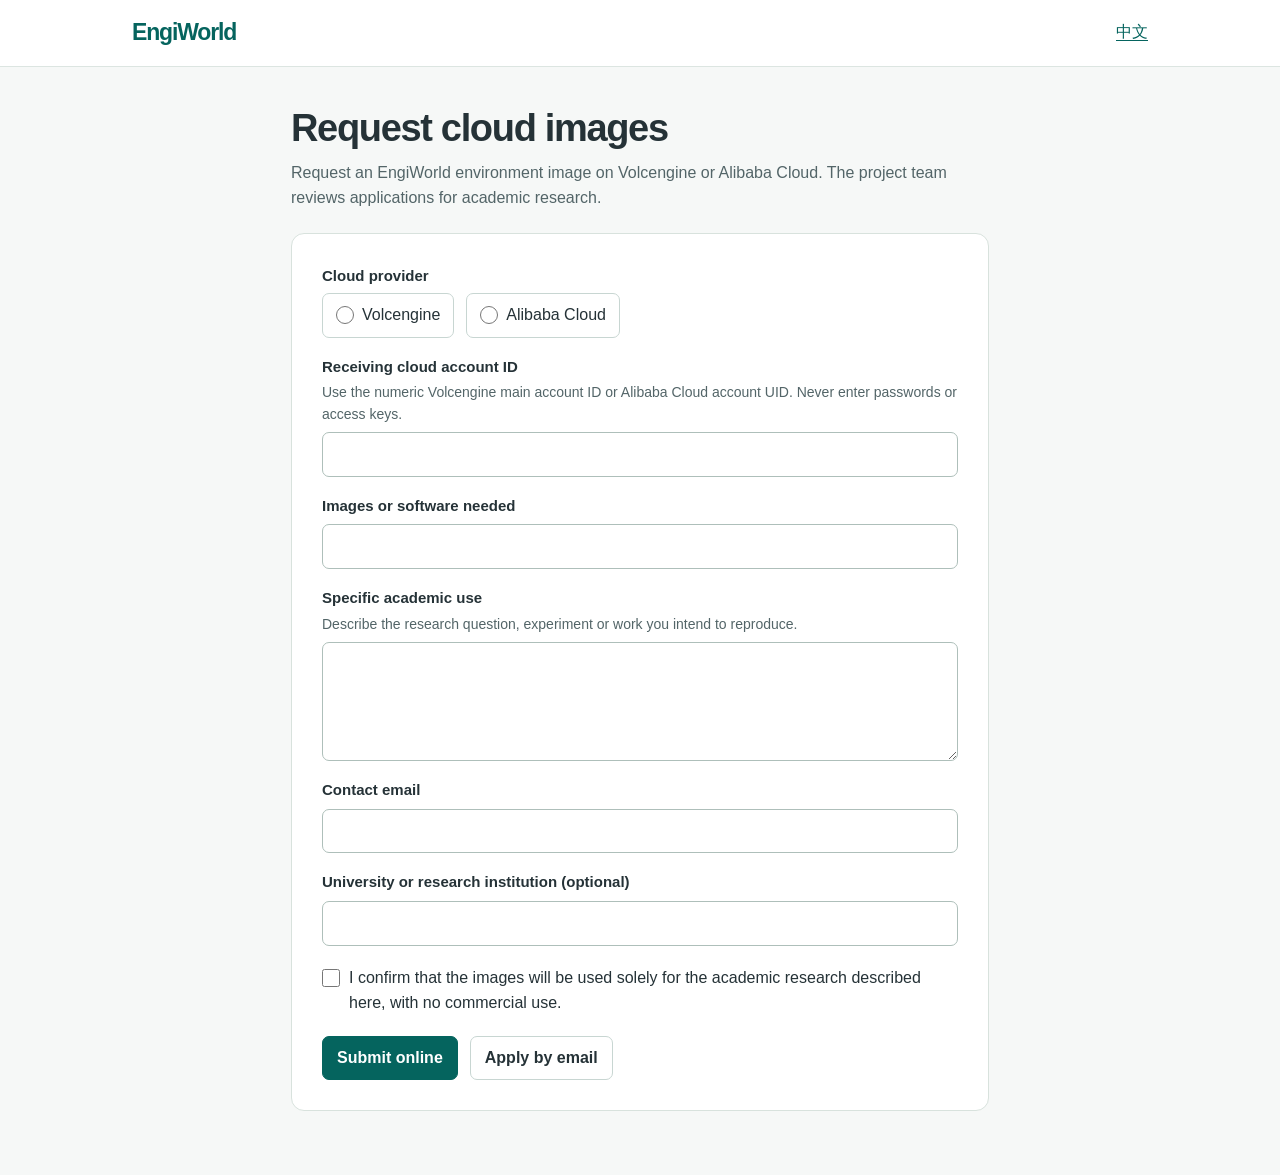
<file: cloud-images/index.html>
<!doctype html>
<html lang="zh-CN">
<head>
  <meta charset="utf-8">
  <meta name="viewport" content="width=device-width,initial-scale=1">
  <meta name="referrer" content="no-referrer">
  <meta name="theme-color" content="#05645e">
  <title>EngiWorld 云镜像共享申请</title>
  <style>
    :root { color-scheme: light; --ink: #253237; --muted: #536568; --teal: #05645e; --line: #c8d6d2; }
    * { box-sizing: border-box; }
    body { margin: 0; color: var(--ink); background: #f6f8f7; font: 16px/1.55 Arial, "PingFang SC", "Microsoft YaHei", sans-serif; }
    a { color: var(--teal); text-underline-offset: 3px; }
    header { border-bottom: 1px solid #dce5e1; background: #fff; }
    .top { max-width: 1060px; margin: auto; padding: 15px 22px; display: flex; align-items: center; justify-content: space-between; gap: 12px; }
    .brand { font-size: 23px; font-weight: 700; letter-spacing: -.05em; text-decoration: none; }
    .language { color: var(--teal); font: inherit; background: none; border: 0; padding: 0; cursor: pointer; text-decoration: underline; text-underline-offset: 3px; }
    main { max-width: 738px; margin: auto; padding: 38px 20px 64px; }
    h1 { margin: 0 0 10px; font-size: clamp(28px, 5vw, 38px); line-height: 1.22; letter-spacing: -.035em; }
    h2 { margin: 0 0 8px; font-size: 21px; }
    p { margin: 0 0 12px; }
    .intro { color: var(--muted); margin-bottom: 22px; }
    .panel { background: #fff; border: 1px solid #d8e2dd; border-radius: 13px; padding: clamp(17px, 4vw, 30px); }
    .panel + .panel { margin-top: 16px; }
    .form-group { display: block; margin: 0 0 17px; min-width: 0; }
    fieldset { border: 0; padding: 0; }
    legend, .form-group > label { font-size: 15px; font-weight: 600; padding: 0; }
    .hint { color: var(--muted); font-size: 14px; margin: 3px 0 0; }
    input, textarea, button { font: inherit; }
    input[type=text], input[type=email], textarea { color: var(--ink); width: 100%; margin-top: 6px; padding: 9px 11px; border: 1px solid #aebfba; border-radius: 7px; background: #fff; }
    textarea { resize: vertical; display: block; }
    .choices, .actions { display: flex; align-items: center; flex-wrap: wrap; gap: 9px 12px; }
    .choices { margin-top: 6px; }
    .choices label { display: flex; align-items: center; gap: 8px; border: 1px solid var(--line); border-radius: 7px; padding: 9px 13px; cursor: pointer; }
    .choices label:has(input:checked) { border-color: var(--teal); background: #edf6f3; }
    input[type=radio], input[type=checkbox] { width: 18px; height: 18px; accent-color: var(--teal); margin: 0; flex: none; }
    .pledge { display: flex; align-items: flex-start; gap: 9px; margin: 20px 0; }
    .pledge input { margin-top: 3px; }
    .button { color: #fff; background: var(--teal); border: 1px solid var(--teal); padding: 9px 14px; border-radius: 7px; text-decoration: none; font: inherit; font-weight: 600; cursor: pointer; }
    .button:hover { background: #064f4a; }
    .secondary { color: var(--ink); background: #fff; border-color: var(--line); }
    .secondary:hover { background: #f3f7f5; }
    button:disabled { opacity: .55; cursor: default; }
    :focus-visible { outline: 3px solid #07857c; outline-offset: 3px; }
    .status { color: var(--muted); margin: 10px 0 0; }
    .status:empty { display: none; }
    #email-draft { margin-bottom: 13px; }
    @media (max-width: 480px) { main { padding: 26px 13px 42px; } .top { padding-inline: 15px; } }
  </style>
  <script src="./apply.js" defer></script>
</head>
<body>
  <header><div class="top"><a class="brand" href="/">EngiWorld</a><button type="button" id="switch-language" class="language" lang="en" hidden>English</button></div></header>
  <main>
    <h1 data-text="title">云镜像共享申请</h1>
    <p class="intro" data-text="intro">申请火山引擎或阿里云上的 EngiWorld 环境镜像。镜像仅用于学术研究，由项目组审核。</p>
    <noscript>
      <p class="panel">可把云平台、接收镜像的主账号 ID、需要的环境、具体学术用途、联系邮箱及仅限学术研究的确认，发送给项目组。 <a href="mailto:gaohongcheng2000@gmail.com?subject=EngiWorld%20Cloud%20Image%20Request">邮件申请</a> · <a href="https://engiworld-cloud-images.sweet-melon-0140.chatgpt.site/?lang=zh">在线申请</a></p>
    </noscript>
    <form class="panel" id="application" method="post" action="https://engiworld-cloud-images.sweet-melon-0140.chatgpt.site/apply">
      <fieldset class="form-group">
        <legend data-text="provider">云平台</legend>
        <div class="choices">
          <label><input name="provider" type="radio" value="volcengine" required><span data-text="volcengine">火山引擎</span></label>
          <label><input name="provider" type="radio" value="aliyun" required><span data-text="aliyun">阿里云</span></label>
        </div>
      </fieldset>
      <div class="form-group">
        <label for="account" data-text="account">接收镜像的主账号 ID</label>
        <p class="hint" id="account-hint" data-text="accountHint">火山引擎填写主账号 ID，阿里云填写主账号 UID。只需数字，请勿填写密码或访问密钥。</p>
        <input id="account" name="account" type="text" inputmode="numeric" pattern="[0-9]{1,32}" maxlength="32" autocomplete="off" aria-describedby="account-hint" required>
      </div>
      <div class="form-group">
        <label for="environments" data-text="environments">所需镜像或软件</label>
        <input id="environments" name="environments" type="text" maxlength="300" required>
      </div>
      <div class="form-group">
        <label for="purpose" data-text="purpose">具体学术用途</label>
        <p class="hint" id="purpose-hint" data-text="purposeHint">请说明研究问题、实验计划或要复现的工作。</p>
        <textarea id="purpose" name="purpose" rows="4" maxlength="2000" aria-describedby="purpose-hint" required></textarea>
      </div>
      <div class="form-group">
        <label for="email" data-text="email">联系邮箱</label>
        <input id="email" name="email" type="email" autocomplete="email" maxlength="254" required>
      </div>
      <div class="form-group">
        <label for="affiliation" data-text="affiliation">学校或研究机构（选填）</label>
        <input id="affiliation" name="affiliation" type="text" autocomplete="organization" maxlength="200">
      </div>
      <label class="pledge"><input type="checkbox" name="academic" value="yes" required><span data-text="pledge">我确认镜像仅用于上述学术研究，不用于商业用途。</span></label>
      <div class="actions">
        <button class="button" type="submit" id="submit" disabled data-text="submit">在线提交</button>
        <button class="button secondary" type="button" id="prepare-email" disabled data-text="emailButton">通过邮件申请</button>
      </div>
      <p class="status" id="submit-status" role="status" aria-live="polite"></p>
    </form>
    <section class="panel" id="mail" aria-labelledby="mail-title" hidden>
      <h2 id="mail-title" data-text="mailTitle">发送申请邮件</h2>
      <p data-text="mailIntro">请将下面的申请内容发往项目邮箱。</p>
      <p><a id="recipient" href="mailto:gaohongcheng2000@gmail.com">gaohongcheng2000@gmail.com</a></p>
      <label for="email-draft" data-text="mailDraft">申请内容</label>
      <textarea id="email-draft" rows="8" readonly></textarea>
      <div class="actions">
        <a class="button" id="open-email" href="mailto:gaohongcheng2000@gmail.com" data-text="send">打开邮箱发送</a>
        <button class="button secondary" type="button" id="copy-email" data-text="copy">复制申请内容</button>
      </div>
      <p role="status" class="status" id="copy-status"></p>
    </section>
  </main>
</body>
</html>
</file>
